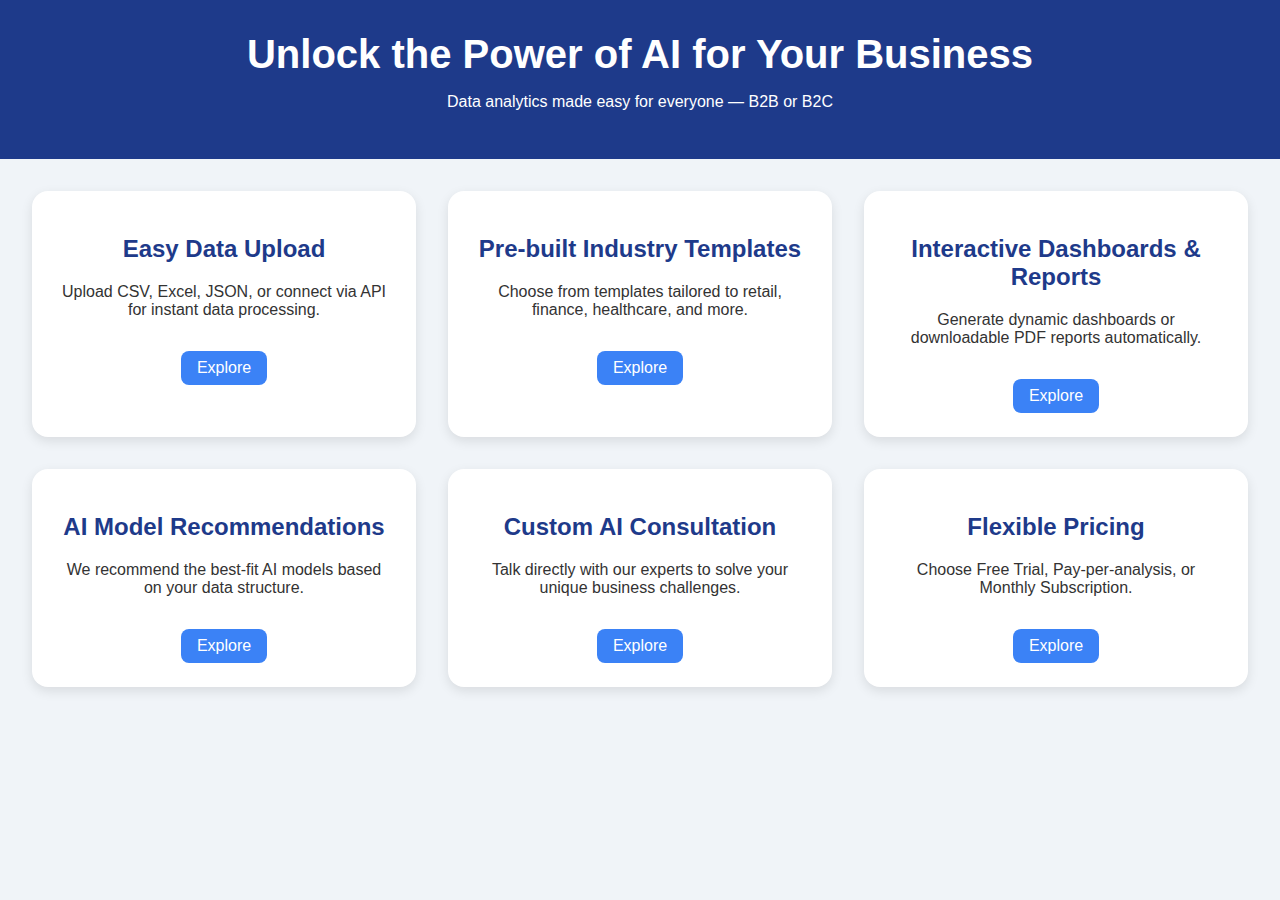
<file: index.html>
<!DOCTYPE html>
<html lang="en">
<head>
  <meta charset="UTF-8" />
  <meta name="viewport" content="width=device-width, initial-scale=1.0" />
  <title>AI Services - Landing Page</title>
  <style>
    body {
      font-family: 'Segoe UI', Tahoma, Geneva, Verdana, sans-serif;
      background-color: #f0f4f8;
      margin: 0;
      padding: 0;
    }
    header {
      background-color: #1e3a8a;
      color: white;
      padding: 2rem;
      text-align: center;
    }
    header h1 {
      font-size: 2.5rem;
      margin: 0;
    }
    .features {
      display: grid;
      grid-template-columns: repeat(auto-fit, minmax(300px, 1fr));
      gap: 2rem;
      padding: 2rem;
    }
    .card {
      background: white;
      border-radius: 1rem;
      box-shadow: 0 4px 12px rgba(0, 0, 0, 0.1);
      padding: 1.5rem;
      transition: transform 0.2s ease, box-shadow 0.2s ease;
      text-align: center;
    }
    .card:hover {
      transform: scale(1.03);
      box-shadow: 0 6px 20px rgba(0, 0, 0, 0.15);
    }
    .card h2 {
      color: #1e3a8a;
    }
    .card p {
      color: #333;
    }
    .card a {
      display: inline-block;
      margin-top: 1rem;
      background-color: #3b82f6;
      color: white;
      padding: 0.5rem 1rem;
      border-radius: 0.5rem;
      text-decoration: none;
      transition: background-color 0.2s;
    }
    .card a:hover {
      background-color: #2563eb;
    }
  </style>
</head>
<body>
  <header>
    <h1>Unlock the Power of AI for Your Business</h1>
    <p>Data analytics made easy for everyone — B2B or B2C</p>
  </header>
  <section class="features">
    <div class="card">
      <h2>Easy Data Upload</h2>
      <p>Upload CSV, Excel, JSON, or connect via API for instant data processing.</p>
      <a href="easy-data-upload.html">Explore</a>
    </div>
    <div class="card">
      <h2>Pre-built Industry Templates</h2>
      <p>Choose from templates tailored to retail, finance, healthcare, and more.</p>
      <a href="industry-templates.html">Explore</a>
    </div>
    <div class="card">
      <h2>Interactive Dashboards & Reports</h2>
      <p>Generate dynamic dashboards or downloadable PDF reports automatically.</p>
      <a href="dashboards-reports.html">Explore</a>
    </div>
    <div class="card">
      <h2>AI Model Recommendations</h2>
      <p>We recommend the best-fit AI models based on your data structure.</p>
      <a href="model-recommendations.html">Explore</a>
    </div>
    <div class="card">
      <h2>Custom AI Consultation</h2>
      <p>Talk directly with our experts to solve your unique business challenges.</p>
      <a href="consultation.html">Explore</a>
    </div>
    <div class="card">
      <h2>Flexible Pricing</h2>
      <p>Choose Free Trial, Pay-per-analysis, or Monthly Subscription.</p>
      <a href="pricing.html">Explore</a>
    </div>
  </section>
</body>
</html>
</file>
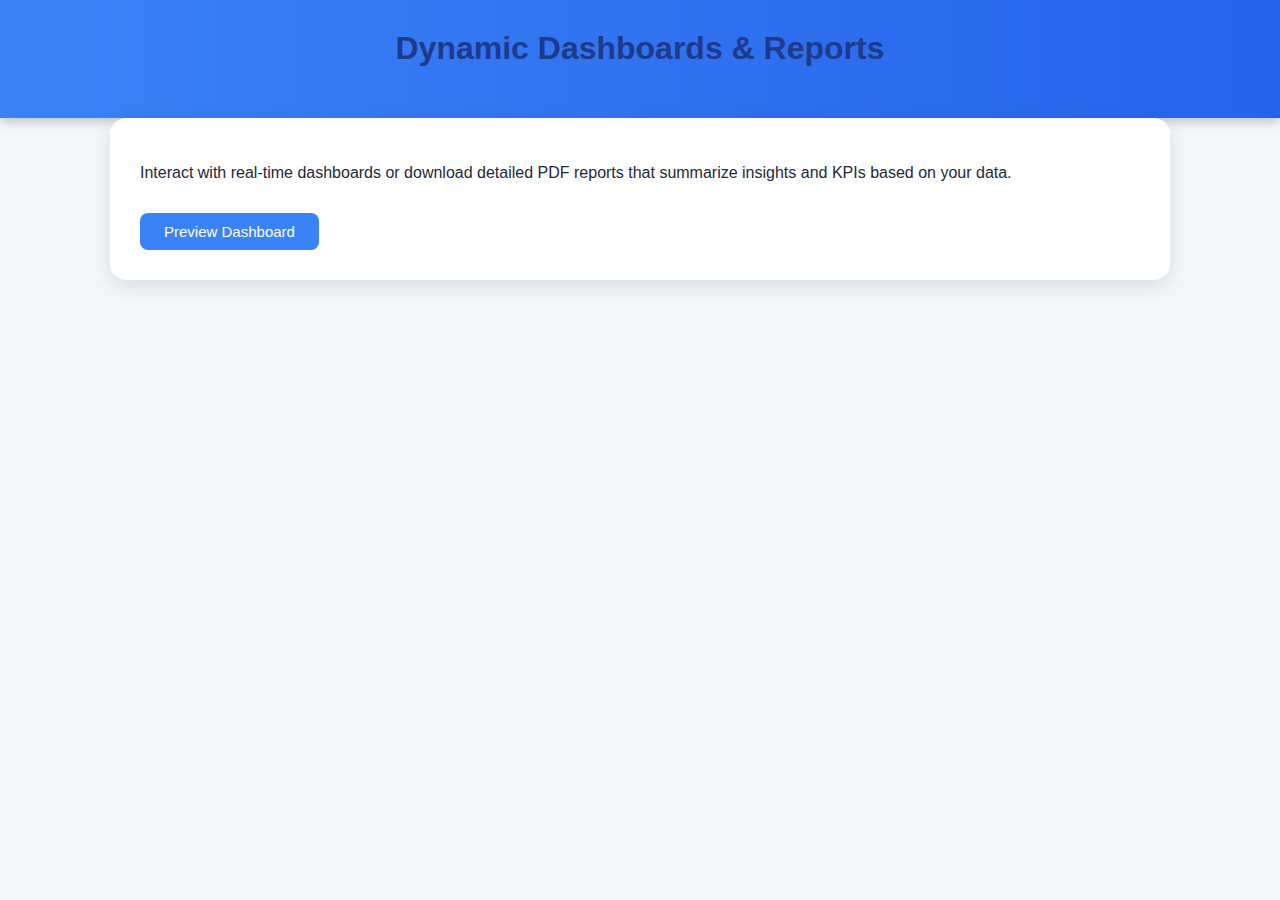
<file: dashboards.html>
<!DOCTYPE html>
<html lang="en">
<head><meta charset="UTF-8"><meta name="viewport" content="width=device-width, initial-scale=1.0">
<title>Dashboards & Reports</title><link rel="stylesheet" href="styles.css"></head>
<body><header><h1>Dynamic Dashboards & Reports</h1></header>
<main class="card"><p>Interact with real-time dashboards or download detailed PDF reports that summarize insights and KPIs based on your data.</p>
<a class="button" href="/dashboard-preview">Preview Dashboard</a></main></body></html>
</file>
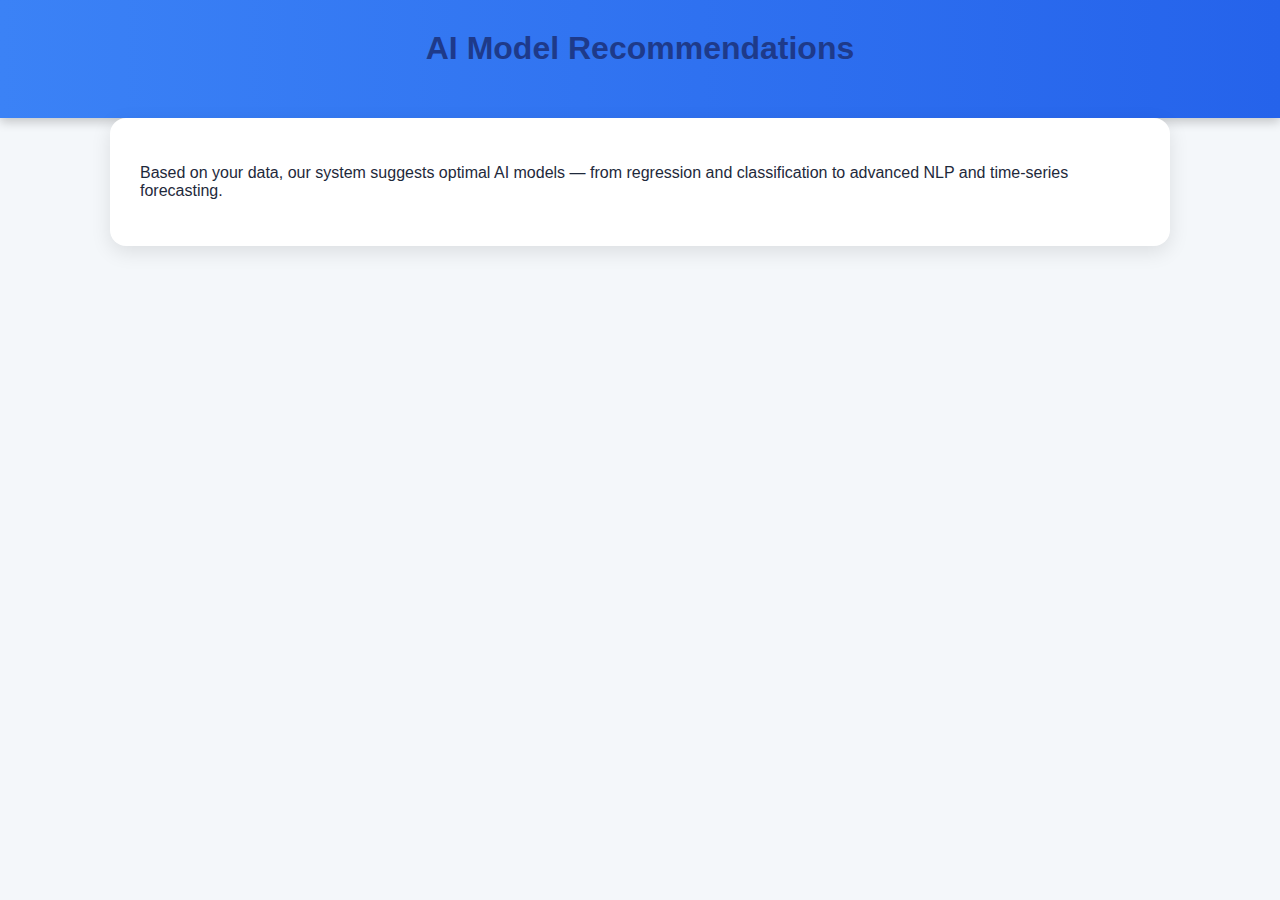
<file: models.html>
<!DOCTYPE html>
<html lang="en">
<head><meta charset="UTF-8"><meta name="viewport" content="width=device-width, initial-scale=1.0">
<title>AI Model Recommendations</title><link rel="stylesheet" href="styles.css"></head>
<body><header><h1>AI Model Recommendations</h1></header>
<main class="card"><p>Based on your data, our system suggests optimal AI models — from regression and classification to advanced NLP and time-series forecasting.</p></main></body></html>
</file>
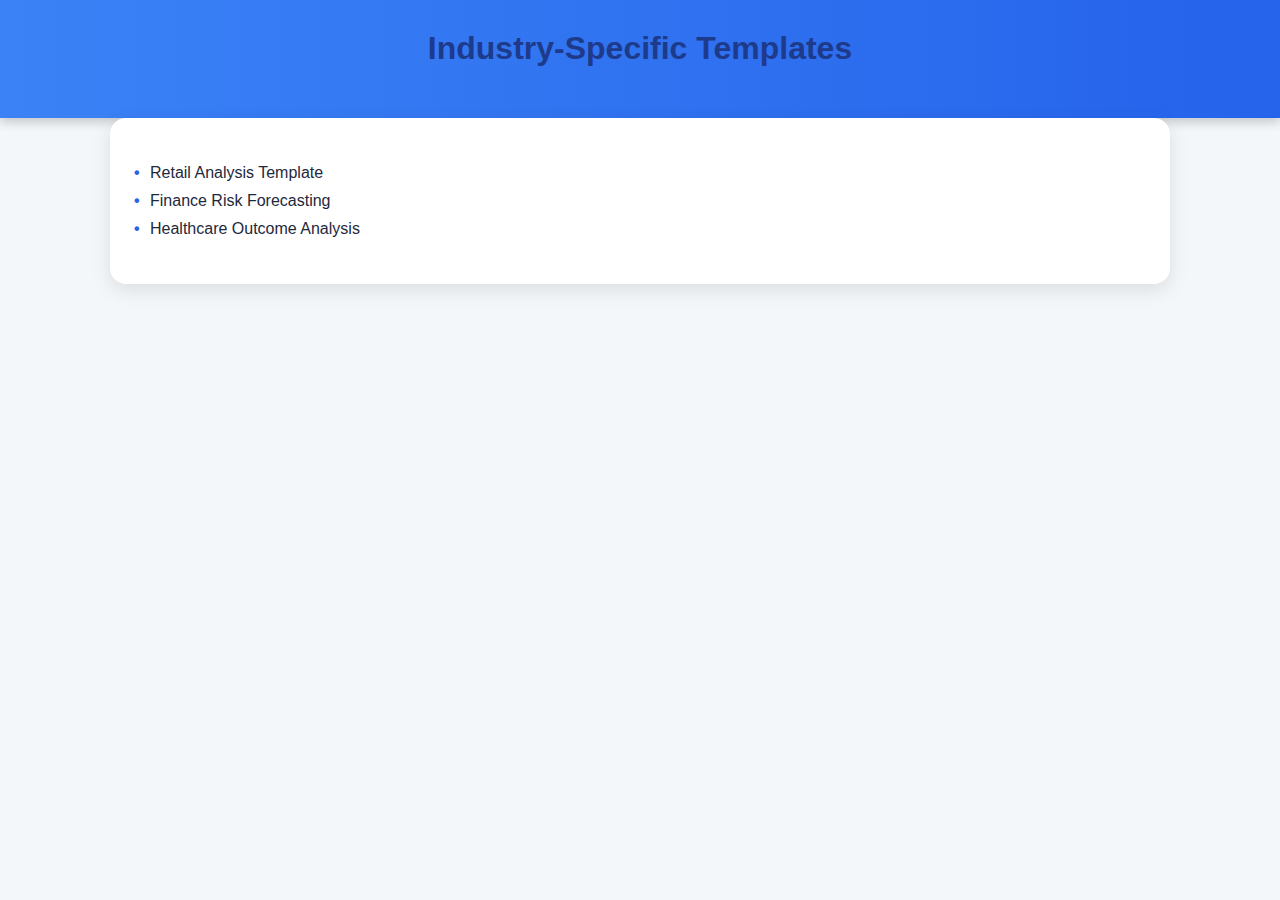
<file: templates.html>
<!DOCTYPE html>
<html lang="en">
<head><meta charset="UTF-8"><meta name="viewport" content="width=device-width, initial-scale=1.0">
<title>Industry-Specific Templates</title><link rel="stylesheet" href="styles.css"></head>
<body><header><h1>Industry-Specific Templates</h1></header>
<main class="card">
  <ul>
    <li>Retail Analysis Template</li>
    <li>Finance Risk Forecasting</li>
    <li>Healthcare Outcome Analysis</li>
  </ul>
</main></body></html>
</file>
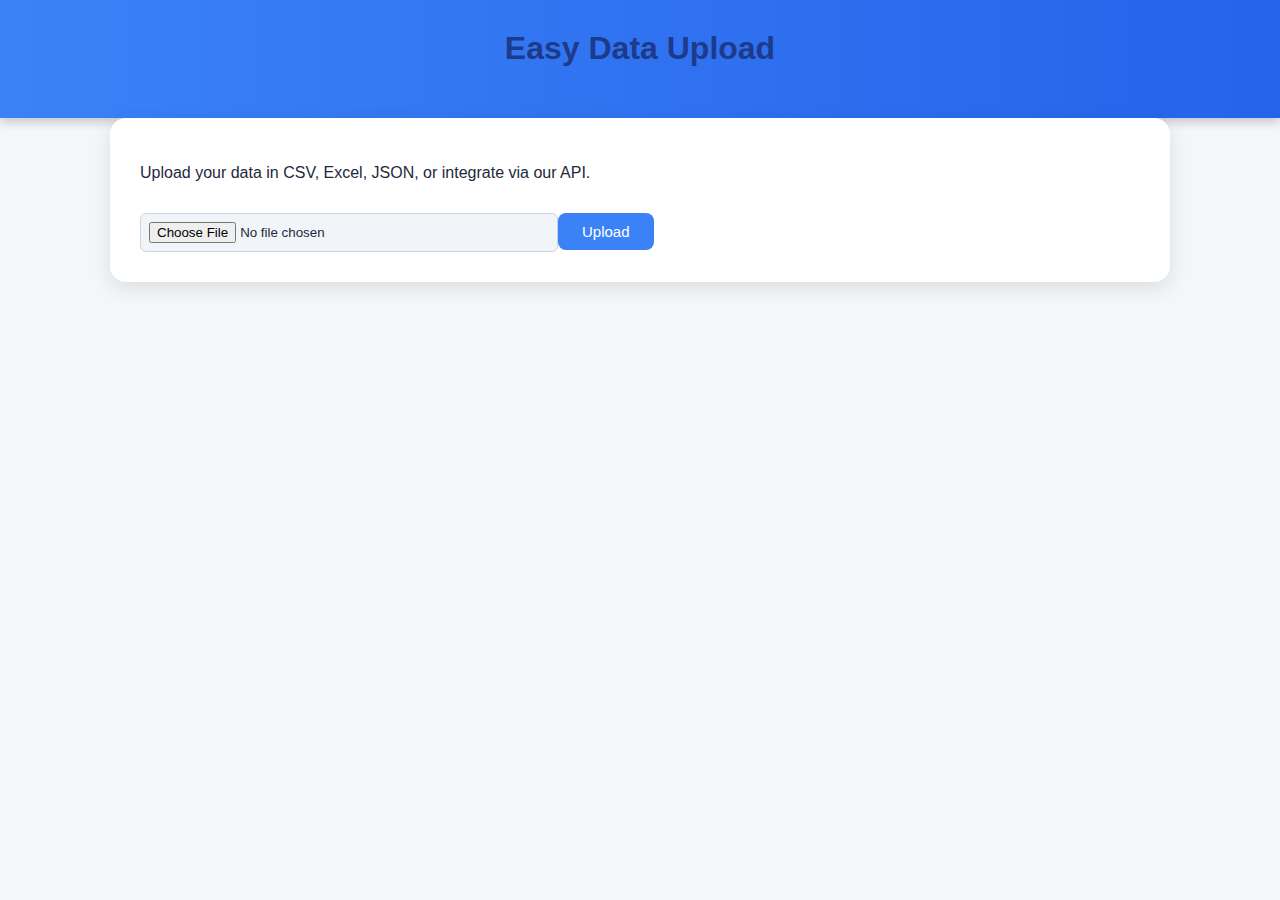
<file: upload.html>
<!DOCTYPE html>
<html lang="en">
<head><meta charset="UTF-8"><meta name="viewport" content="width=device-width, initial-scale=1.0">
<title>Easy Data Upload</title><link rel="stylesheet" href="styles.css"></head>
<body><header><h1>Easy Data Upload</h1></header>
<main class="card"><p>Upload your data in CSV, Excel, JSON, or integrate via our API.</p>
<form action="/upload" method="post" enctype="multipart/form-data">
  <input type="file" name="datafile"><button type="submit">Upload</button>
</form></main></body></html>
</file>
<file: styles.css>
body {
  font-family: 'Segoe UI', Tahoma, Geneva, Verdana, sans-serif;
  background-color: #f4f7fa;
  margin: 0;
  padding: 0;
  color: #1e293b;
}
header {
  background: linear-gradient(90deg, #3b82f6, #2563eb);
  color: white;
  padding: 30px;
  text-align: center;
  box-shadow: 0 4px 10px rgba(0, 0, 0, 0.2);
}
nav {
  background-color: #1e3a8a;
  padding: 12px;
  text-align: center;
  box-shadow: 0 2px 5px rgba(0,0,0,0.15);
}
nav a {
  color: #ffffff;
  margin: 0 18px;
  text-decoration: none;
  font-weight: 600;
  font-size: 16px;
}
nav a:hover {
  text-decoration: underline;
  color: #93c5fd;
}
main {
  padding: 40px 20px;
  max-width: 1000px;
  margin: auto;
}
.card {
  background: #ffffff;
  border-radius: 16px;
  box-shadow: 0 6px 20px rgba(0, 0, 0, 0.1);
  padding: 30px;
  margin-bottom: 30px;
  transition: transform 0.3s ease;
}
.card:hover {
  transform: translateY(-5px);
}
h1, h2 {
  color: #1e3a8a;
  margin-top: 0;
}
ul {
  list-style: none;
  padding-left: 0;
}
ul li {
  margin: 10px 0;
  padding-left: 10px;
  position: relative;
}
ul li::before {
  content: "\2022";
  color: #2563eb;
  font-weight: bold;
  display: inline-block;
  width: 1em;
  margin-left: -1em;
}
a.button, button {
  background-color: #3b82f6;
  color: white;
  padding: 10px 24px;
  border: none;
  border-radius: 8px;
  text-decoration: none;
  display: inline-block;
  margin-top: 15px;
  font-size: 15px;
  transition: background 0.3s ease;
}
a.button:hover, button:hover {
  background-color: #1d4ed8;
  cursor: pointer;
}
input[type="file"] {
  margin-top: 15px;
  padding: 8px;
  background: #f1f5f9;
  border: 1px solid #cbd5e1;
  border-radius: 6px;
  width: 100%;
  max-width: 400px;
}
</file>
